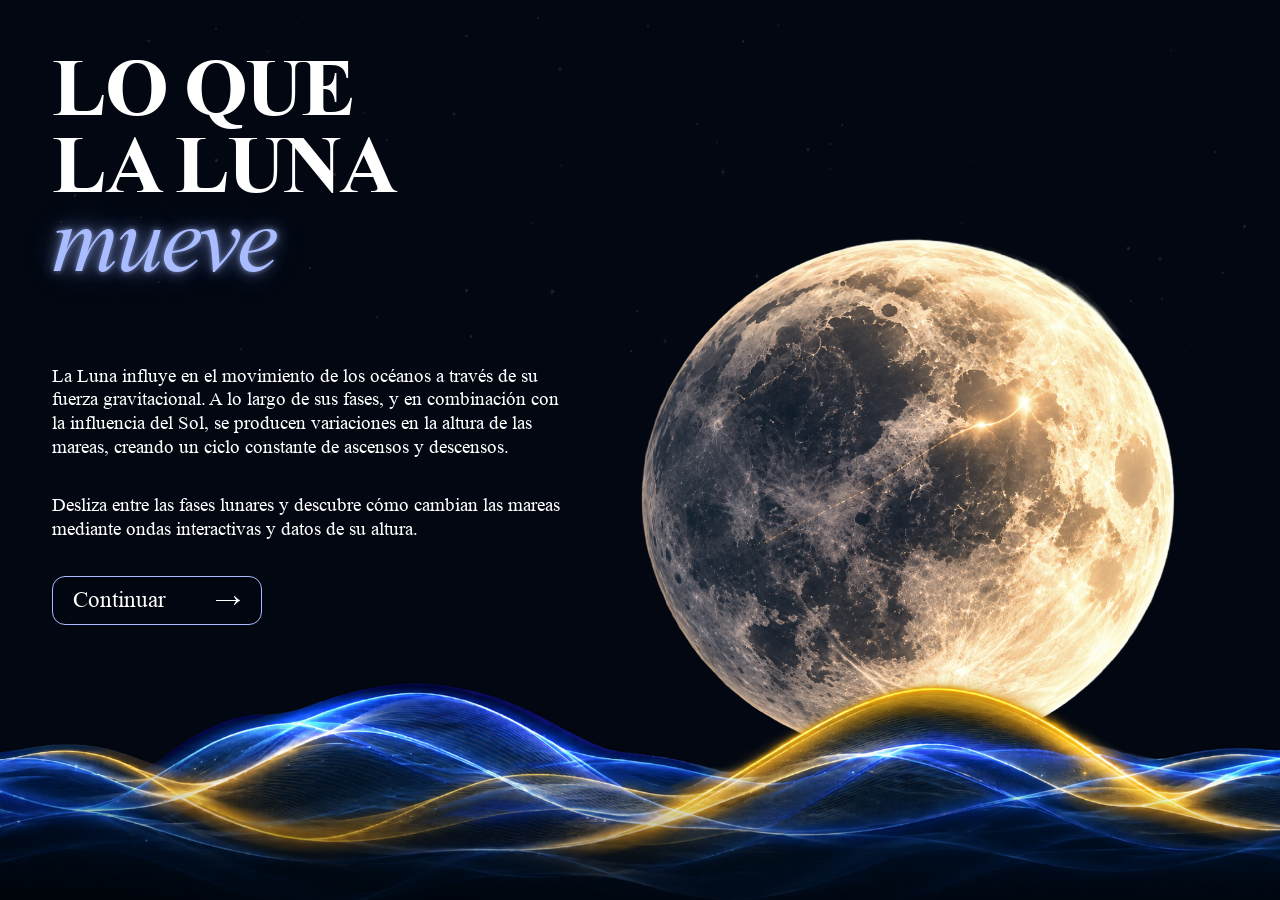
<file: index.html>
<!doctype html>
<html lang="es"><head><meta charset="UTF-8"><meta name="viewport" content="width=device-width,initial-scale=1"><title>Lo que la luna mueve</title><link rel="stylesheet" href="estilo.css"><script src="main.js" defer></script></head><body><main id="intro" class="screen intro cover-final"><h1>LO QUE<br>LA LUNA<br><em>mueve</em></h1><section class="intro-copy"><p>La Luna influye en el movimiento de los océanos a través de su fuerza gravitacional. A lo largo de sus fases, y en combinación con la influencia del Sol, se producen variaciones en la altura de las mareas, creando un ciclo constante de ascensos y descensos.</p><p>Desliza entre las fases lunares y descubre cómo cambian las mareas mediante ondas interactivas y datos de su altura.</p><a id="continue" class="continue-link" href="experiencia.html">Continuar <span aria-hidden="true">→</span></a></section><div class="cover-moon"><img src="assets/luna-individual-portada.png" alt="Luna luminosa con halo parpadeante"></div><img class="hero-ocean" src="assets/ondas-mar-sin-contorno.png" alt="Ondas de luz azules y doradas"></main></body></html>
</file>
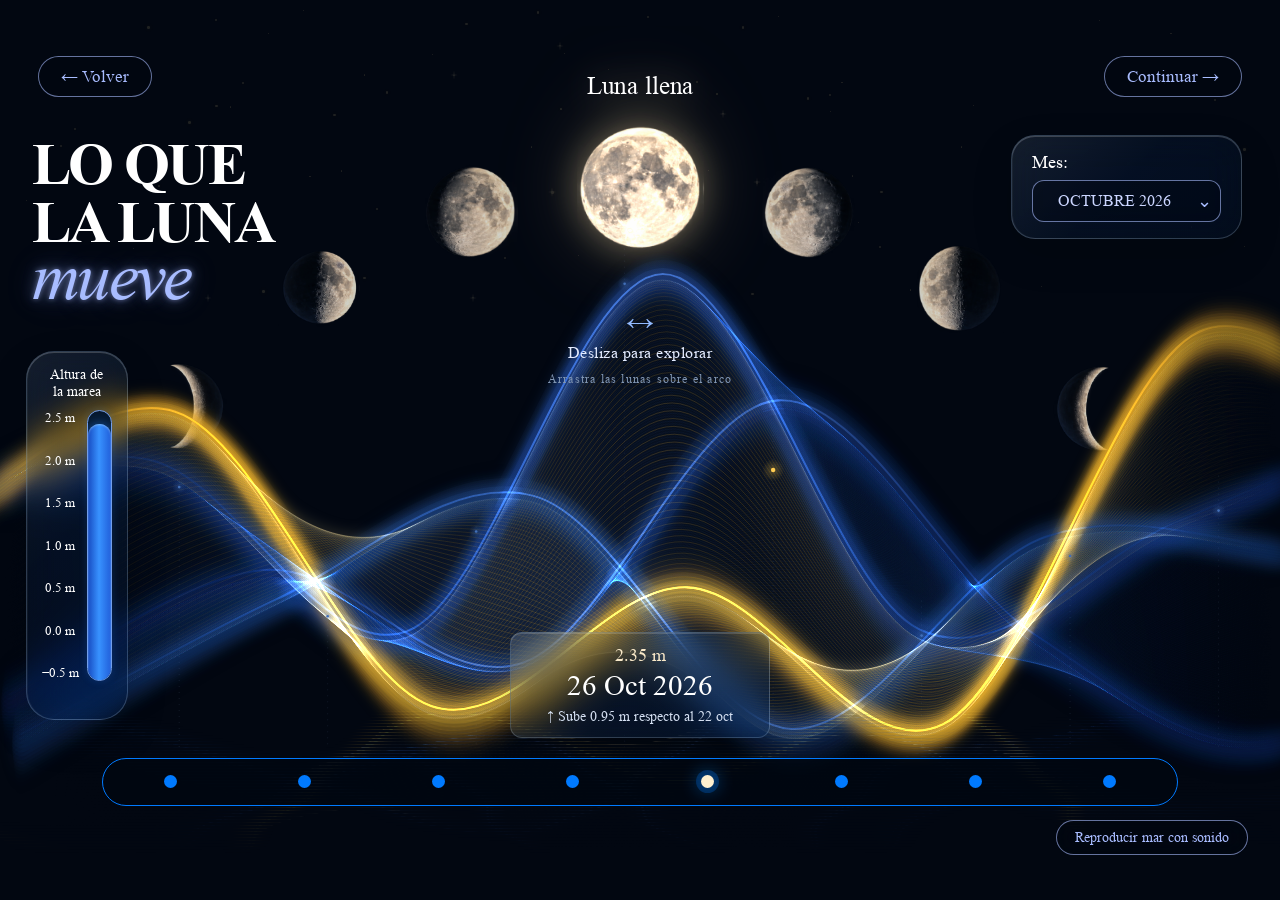
<file: experiencia.html>
<!doctype html>
<html lang="es"><head><meta charset="UTF-8"><meta name="viewport" content="width=device-width,initial-scale=1"><title>Lo que la luna mueve</title><link rel="stylesheet" href="estilo.css"><script src="main.js" defer></script></head><body><main id="explore" class="screen explore"><a class="back" id="back" href="index.html" aria-label="Volver a la portada">← Volver</a><h1>LO QUE<br>LA LUNA<br><em>mueve</em></h1><a class="reflection-next" href="reflexion.html">Continuar →</a><aside class="month"><span class="month-label" id="month-label">Mes:</span><button id="month" aria-haspopup="listbox" aria-expanded="false" aria-controls="month-options"><span>OCTUBRE 2026</span><span class="chevron">⌄</span></button><div id="month-options" role="listbox" aria-labelledby="month-label" hidden></div></aside><div id="phases" class="phases"></div><video id="sea-video" class="sea-video" src="assets/video-mar.mp4" loop playsinline preload="auto" aria-hidden="true"></video><button id="sea-audio" class="sea-audio" aria-label="Silenciar sonido del mar" aria-pressed="true">Sonido: activado</button><canvas id="waves" aria-label="Curva de altura de marea por fase lunar"></canvas><aside class="gauge"><span>Altura de<br>la marea</span><div class="scale"><div class="ticks"><span>2.5 m</span><span>2.0 m</span><span>1.5 m</span><span>1.0 m</span><span>0.5 m</span><span>0.0 m</span><span>−0.5 m</span></div><div class="tube"><div id="level"></div></div></div></aside><div class="reading" aria-live="polite"><span id="phase-name"></span><strong id="height"></strong><span id="date"></span><small id="trend"></small></div><nav id="timeline" aria-label="Seleccionar fase lunar"></nav><div class="bottom-note">DATOS PROPORCIONADOS · OCTUBRE 2026 <button id="motion">Pausar movimiento Ⅱ</button></div></main></body></html>
</file>
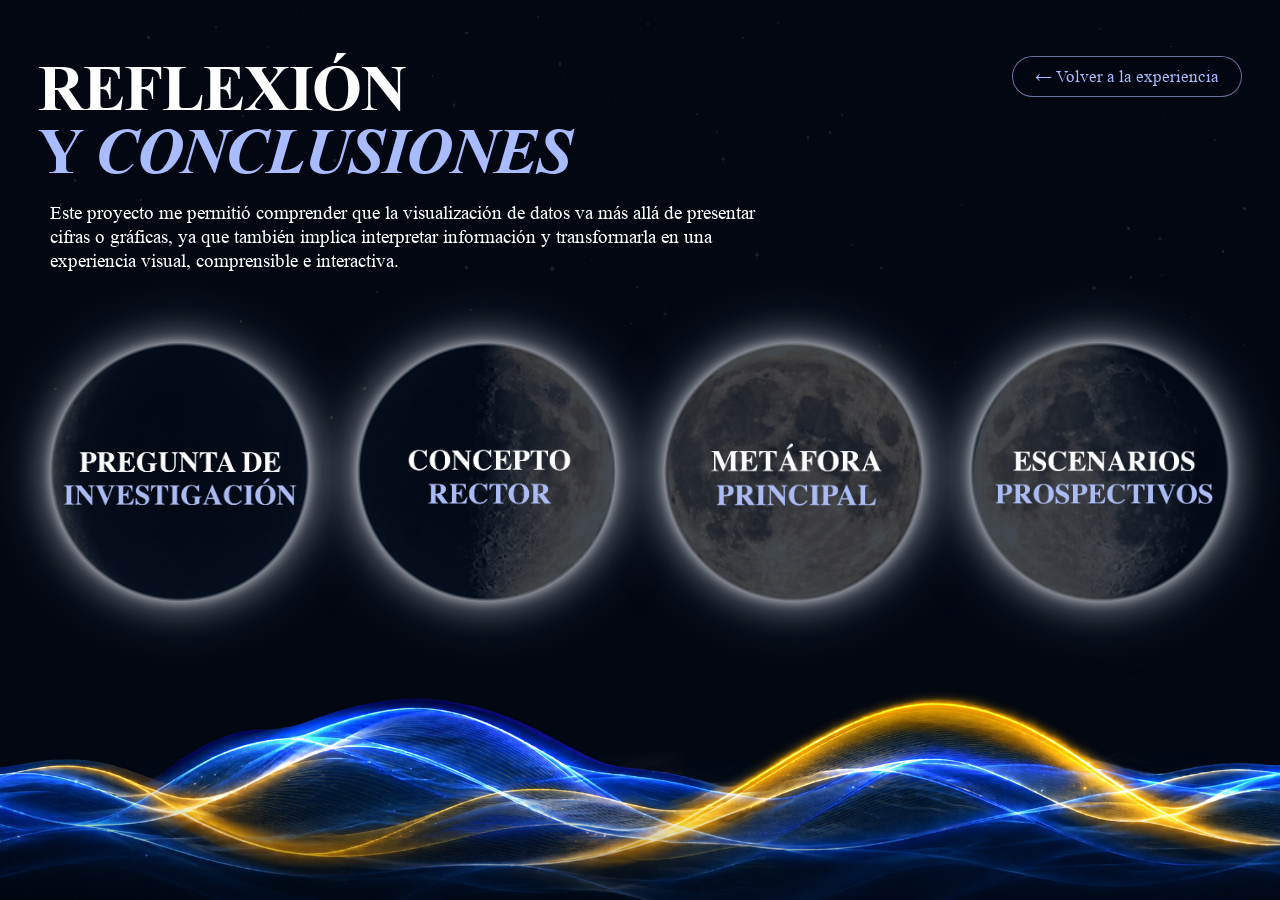
<file: reflexion.html>
<!doctype html><html lang="es"><head><meta charset="utf-8"><meta name="viewport" content="width=device-width,initial-scale=1"><title>Reflexión y conclusiones · Lo que la luna mueve</title><link rel="stylesheet" href="estilo.css"><script src="main.js" defer></script></head><body><main class="reflection"><a class="reflection-back" href="experiencia.html">← Volver a la experiencia</a><header class="reflection-header"><h1>REFLEXIÓN<span>Y <em>CONCLUSIONES</em></span></h1><p>Este proyecto me permitió comprender que la visualización de datos va más allá de presentar cifras o gráficas, ya que también implica interpretar información y transformarla en una experiencia visual, comprensible e interactiva.</p></header><section class="reflection-grid" aria-label="Reflexiones del proyecto"><article class="moon-card"><button class="flip-button" aria-label="Voltear: Pregunta de investigación" aria-pressed="false"><span class="flip-face flip-front"><img src="assets/reflexion-1.png" alt="Pregunta de investigación"></span><span class="flip-face flip-back">¿Cómo puede el diseño traducir los cambios de las fases lunares y las mareas para evidenciar la conexión entre distintas fuerzas naturales y sus efectos?</span></button></article><article class="moon-card"><button class="flip-button" aria-label="Voltear: Concepto rector" aria-pressed="false"><span class="flip-face flip-front"><img src="assets/reflexion-2.png" alt="Concepto rector"></span><span class="flip-face flip-back">“La naturaleza está conectada más allá de lo visible”</span></button></article><article class="moon-card"><button class="flip-button" aria-label="Voltear: Metáfora principal" aria-pressed="false"><span class="flip-face flip-front"><img src="assets/reflexion-3.png" alt="Metáfora principal"></span><span class="flip-face flip-back">“La luna mueve al mar con hilos invisibles”</span></button></article><article class="moon-card" id="scenario-card"><button class="flip-button" aria-label="Voltear: Escenarios prospectivos" aria-pressed="false"><span class="flip-face flip-front"><img src="assets/reflexion-4.png" alt="Escenarios prospectivos"></span><span class="flip-face flip-back"><span id="scenario-text" class="scenario-text" aria-live="polite"><strong>Escenario utópico:</strong><br>Generar mayor conciencia y apreciación de la conexión entre los fenómenos naturales.</span></span></button><div class="scenario-nav"><button id="scenario-prev" aria-label="Escenario anterior">←</button><span id="scenario-count">1 / 3</span><button id="scenario-next" aria-label="Escenario siguiente">→</button></div></article></section><img class="reflection-waves" src="assets/ondas-mar-sin-contorno.png" alt=""><img class="reflection-sea" src="assets/oceano@300x.png" alt=""></main></body></html>
</file>
<file: estilo.css>
/* style.css */
:root{color-scheme:dark;--night:#020c17;--blue:#007aff;--cream:#fff0cf;--lavender:#a8bcff}*{box-sizing:border-box}body{margin:0;background:var(--night);color:#fff;font-family:Georgia,'Times New Roman',serif}button,select{font:inherit;color:inherit}button{cursor:pointer}button:focus-visible,select:focus-visible{outline:2px solid var(--cream);outline-offset:5px}.screen{position:relative;min-height:760px;height:100svh;overflow:hidden}.screen[hidden]{display:none}h1{position:absolute;left:4.2%;top:7%;margin:0;font-size:clamp(65px,6.8vw,138px);line-height:.98;letter-spacing:-.045em;font-weight:600;z-index:2}h1 em{font-weight:400;color:var(--lavender);font-size:1.13em;line-height:.8}.intro{background:#020711}.intro-copy{position:absolute;right:7%;top:8%;width:26%;z-index:3}.intro h2{font-size:clamp(24px,2vw,38px);font-weight:400;margin:0 0 20px}.intro p{font-size:clamp(18px,1.5vw,28px);line-height:1.28;margin:0 0 22px}.intro-copy button{background:transparent;border:1.5px solid var(--blue);border-radius:12px;width:85%;padding:11px 22px;font-size:26px;display:flex;justify-content:space-between;transition:background .2s}.intro-copy button:hover{background:#007aff25}.hero-ocean{position:absolute;width:100%;bottom:1%;height:auto;max-height:65%;object-fit:cover;object-position:center top}.intro-note{position:absolute;bottom:2%;left:4%;font:10px Arial;letter-spacing:.23em;color:#aebdd0}.explore h1{font-size:clamp(54px,5.1vw,104px);top:6%;left:2.5%}.back{position:absolute;top:18px;left:2.5%;background:none;border:0;color:#9eafc5;font:12px Arial;z-index:5}.month{position:absolute;right:2.4%;top:4.8%;background:#031a35;border-radius:28px;padding:22px 30px;width:20%;z-index:5}.month label{display:block;font-size:25px;margin-bottom:5px}.month select{background:transparent;border:1px solid var(--blue);border-radius:12px;width:100%;padding:10px 6px;text-align:center;font-size:clamp(15px,1.5vw,29px);appearance:none}.phases{position:absolute;inset:0;z-index:3;pointer-events:none}.phase{position:absolute;transform:translate(-50%,-50%);background:none;border:0;padding:0;pointer-events:auto;transition:filter .3s,scale .3s;width:8.8%;height:19%}.phase img{width:100%;height:100%;object-fit:contain}.phase:hover,.phase.active{filter:drop-shadow(0 0 13px #80aaff80);scale:1.055}.phase.active:after{content:'';position:absolute;bottom:-8px;left:48%;width:5px;height:5px;background:var(--cream);border-radius:50%}.sea-floor{position:absolute;bottom:8%;width:100%;height:25%;object-fit:cover;opacity:.65;mask-image:linear-gradient(transparent,#000 40%,#000 80%,transparent)}canvas{position:absolute;inset:0;width:100%;height:100%;pointer-events:none}.gauge{position:absolute;top:33%;left:1.7%;width:8.3%;height:47%;background:#031a35db;border-radius:28px;padding:18px 10px;z-index:4;text-align:center;font-size:clamp(15px,1.2vw,24px)}.scale{display:flex;justify-content:center;gap:8px;height:84%;margin-top:12px}.ticks{display:flex;flex-direction:column;justify-content:space-between;white-space:nowrap;font-size:.9em}.tube{height:100%;width:28px;border:1.5px solid var(--cream);border-radius:25px;overflow:hidden;position:relative}.tube #level{position:absolute;bottom:0;width:100%;background:var(--cream);border-radius:20px 20px 0 0;transition:height .7s}.reading{position:absolute;left:50%;bottom:14%;transform:translateX(-50%);z-index:5;background:#03172be6;border:1px solid #92bcff33;border-radius:12px;padding:12px 24px;text-align:center;min-width:220px;backdrop-filter:blur(8px)}.reading>span{display:block;font-size:15px}.reading strong{font-weight:400;font-size:33px;display:block;color:var(--cream);margin:3px}.reading small{display:block;font:11px Arial;color:#aac4e2;margin-top:7px}nav{position:absolute;bottom:5.8%;left:10%;right:5%;height:48px;border:1px solid var(--blue);border-radius:25px;background:#010811bd;display:flex;align-items:center;justify-content:space-around;z-index:5}nav button{border:0;background:none;flex:1;height:100%;display:grid;place-items:center}nav i{width:13px;height:13px;background:var(--blue);border-radius:50%;transition:.2s}nav button.active i{background:var(--cream);box-shadow:0 0 0 5px #007aff40,0 0 20px #008cff}nav button:hover i{transform:scale(1.3)}.bottom-note{position:absolute;bottom:2%;left:10%;right:5%;display:flex;justify-content:space-between;color:#71859d;font:9px Arial;letter-spacing:.13em}.bottom-note button{font:10px Arial;color:#b6c9df;background:none;border:0;letter-spacing:.05em}@media(max-width:700px){.screen{min-height:820px}.intro h1{font-size:68px;top:5%}.intro-copy{top:36%;left:7%;width:85%}.intro h2{font-size:23px}.intro p{font-size:18px;max-width:400px}.intro-copy button{font-size:20px;width:200px}.hero-ocean{width:165%;max-width:none;left:-32%;bottom:4%;max-height:36%}.intro-note{font-size:8px}.explore h1{font-size:48px;top:7%}.month{top:6%;right:4%;width:40%;padding:15px;border-radius:18px}.month label{font-size:17px}.phase{width:15%;height:14%}.gauge{top:47%;height:34%;width:17%;left:2%;font-size:14px;padding:12px 4px}.tube{width:17px}.scale{gap:4px}.reading{bottom:15%;left:60%;padding:10px 15px;min-width:180px}.reading strong{font-size:26px}.bottom-note{font-size:7px;left:5%}nav{left:5%;right:5%}.sea-floor{height:24%}}

/* El arco completo es la superficie de deslizamiento. */
.phases{inset:14% 0 34%;pointer-events:auto;touch-action:none;cursor:grab;z-index:3;outline-offset:-5px;user-select:none;-webkit-user-select:none}
.phases.dragging{cursor:grabbing}.phase{width:clamp(72px,9vw,165px);height:clamp(110px,14vw,210px);pointer-events:none;transition:left .35s,top .35s,opacity .25s,filter .3s;scale:1!important}.phase img{height:100%;width:100%;object-fit:contain;pointer-events:none;-webkit-user-drag:none}.dragging .phase{transition:opacity .2s,filter .3s}.phase.active{filter:drop-shadow(0 0 16px #92baff65)}.phase.active:after{bottom:-3px}.swipe-hint{position:absolute;top:41%;left:50%;transform:translateX(-50%);z-index:4;text-align:center;color:#e3ebff;font-size:18px;pointer-events:none;letter-spacing:.03em}.swipe-hint span{display:block;color:#92baff;font:28px Georgia;margin-bottom:3px}.swipe-hint small{display:block;font:10px Arial;color:#8196b3;margin-top:8px;letter-spacing:.1em}nav{pointer-events:none}nav button{pointer-events:none}.reading{bottom:14%}@media(max-width:700px){.phases{inset:23% 0 34%}.phase{width:19vw;height:110px}.swipe-hint{top:43%;font-size:15px}.swipe-hint small{font-size:8px}}
.phase img{width:auto;height:100%;max-width:none;position:absolute;left:50%;top:50%;transform:translate(-50%,-50%)}
.phase{height:clamp(90px,10vw,150px)}
@media(max-width:700px){.phase{height:86px}}

/* Cristal translúcido: las ondas y la luz se perciben detrás del panel. */
.month,.gauge{background:linear-gradient(135deg,#b4d5ff1c,#173b622b 48%,#081a3447);border:1px solid #c4e3ff38;box-shadow:inset 0 1px 0 #ffffff30,inset 1px 0 0 #ffffff0d,0 16px 40px #00000026;backdrop-filter:blur(18px) saturate(145%);-webkit-backdrop-filter:blur(18px) saturate(145%)}
.month{z-index:8;overflow:visible}.month-label{display:block;font-size:25px;margin-bottom:7px}#month{display:flex;align-items:center;justify-content:space-between;gap:8px;background:#03152942;border:1px solid #178aff;border-radius:12px;width:100%;padding:10px 12px;text-align:center;font-size:clamp(15px,1.5vw,29px);transition:border-color .2s,box-shadow .2s,background .2s}#month>span:first-child{flex:1}.chevron{font-size:18px;color:#8ebfff;transition:transform .2s}#month:hover,#month:focus-visible,#month[aria-expanded=true]{border-color:#5ac5ff;box-shadow:0 0 7px #008cff,0 0 23px #007aff88,inset 0 0 12px #008cff2b;outline:none;background:#06437830}#month[aria-expanded=true] .chevron{transform:rotate(180deg)}#month-options{position:absolute;top:calc(100% + 10px);left:0;right:0;padding:8px;max-height:min(390px,55svh);overflow-y:auto;overscroll-behavior:contain;border:1px solid #61b9ff88;border-radius:18px;background:linear-gradient(135deg,#123351e8,#061323ef);backdrop-filter:blur(24px);box-shadow:0 0 22px #007aff30,0 18px 45px #0009;scrollbar-width:thin;scrollbar-color:#3a83ba transparent}#month-options[hidden]{display:none}#month-options button{display:block;width:100%;text-align:left;border:0;background:none;border-radius:10px;padding:12px 14px;font-size:16px;transition:background .15s}#month-options button:hover,#month-options button:focus-visible{background:#008cff30;outline:none}#month-options button[aria-selected=true]{color:#a9dfff;background:#007aff26;box-shadow:inset 2px 0 #43bbff}#empty-month{position:absolute;top:48%;left:50%;transform:translate(-50%,-50%);text-align:center;z-index:4;width:80%;color:#e3edff}#empty-month[hidden]{display:none}#empty-month>span{font-size:24px;color:#a6c8ff}#empty-month p{font-size:18px}@media(max-width:700px){.month-label{font-size:17px}#month{font-size:13px;padding:10px 6px}#month-options button{font-size:13px}}

/* La fase central destaca y recupera su tamaño al salir de la selección. */
.phase{scale:1!important;transition:left .45s ease,top .45s ease,opacity .3s,filter .45s,scale .45s ease}
.phase.active{scale:1.22!important;filter:drop-shadow(0 0 12px #c2d4ff30)}
.dragging .phase{transition:opacity .2s,filter .4s,scale .4s ease}
.swipe-hint{top:45%}.sea-floor{opacity:.8}
@media(max-width:700px){.swipe-hint{top:44%}.phase.active{scale:1.18!important}}

/* Zona lunar independiente del bloque del título. */
.phases{left:30%;right:5%;overflow:hidden;inset-block:12% 35%;clip-path:inset(-15px 0 0 0)}
.phase{height:clamp(86px,8.4vw,140px)}
nav{bottom:10.5%}.reading{bottom:19%}.bottom-note{bottom:6.5%}
@media(max-width:700px){.explore h1{font-size:40px}.phases{left:3%;right:3%;inset-block:29% 31%}.phase{height:78px}.swipe-hint{top:49%}nav{bottom:10%}.reading{bottom:18%}.bottom-note{bottom:6%}}
.phases{overflow:visible;clip-path:inset(-90px 0 -45px 0)}

/* Arco centrado con intervalos angulares iguales sobre un mismo radio. */
.phases{left:5%;right:5%;inset-block:29% 28%;clip-path:inset(-85px 0 -100px 0)}
.phase{height:clamp(80px,7.6vw,125px)}
.swipe-hint{left:50%;top:46%}
nav{left:8%;right:8%}.bottom-note{left:8%;right:8%}
@media(max-width:700px){.phases{left:4%;right:4%;inset-block:36% 29%}.phase{height:70px}.swipe-hint{top:53%}nav{left:5%;right:5%}}

@font-face{font-family:'Lunar Times';src:url('assets/fonts/Times New Roman.ttf') format('truetype');font-style:normal;font-weight:400 500;font-display:swap}
@font-face{font-family:'Lunar Times';src:url('assets/fonts/Times New Roman Bold.ttf') format('truetype');font-style:normal;font-weight:600 900;font-display:swap}
@font-face{font-family:'Lunar Times';src:url('assets/fonts/Times New Roman Italic.ttf') format('truetype');font-style:italic;font-weight:400 500;font-display:swap}
@font-face{font-family:'Lunar Times';src:url('assets/fonts/Times New Roman Bold Italic.ttf') format('truetype');font-style:italic;font-weight:600 900;font-display:swap}
body,button,select,.intro-note,.back,.reading small,.bottom-note,.bottom-note button,.swipe-hint small,.swipe-hint span{font-family:'Lunar Times','Times New Roman',serif}
h1{font-weight:700}h1 em{font-weight:500;font-style:italic}.month-label,.gauge,.reading{font-weight:500}
.phases{inset-block:14% 30%;clip-path:inset(-100px 0 -120px 0)}
.lunar-name{position:absolute;left:50%;bottom:calc(100% + 13px);transform:translateX(-50%);font-size:18px;font-weight:500;white-space:nowrap;color:#fff;opacity:0;transition:opacity .3s;pointer-events:none}.phase.active .lunar-name{opacity:1}.phase.active:after{display:none}
.reading{bottom:18%;min-width:260px;padding:12px 24px;background:linear-gradient(125deg,#bedbff1c,#2c548027 45%,#07234955);border:1px solid #c6e4ff32;box-shadow:inset 0 1px 0 #ffffff26,0 10px 28px #0003;backdrop-filter:blur(20px) saturate(150%);-webkit-backdrop-filter:blur(20px) saturate(150%)}
.reading #phase-name{display:none}.reading #date{font-size:29px}.reading #height{font-size:18px;font-weight:500;margin:0 0 3px;color:#f9e9c9}.reading #trend{font-size:14px;letter-spacing:0;margin-top:5px;color:#d5e0f2}
.swipe-hint{top:41%;font-size:16px}.swipe-hint small{font-size:12px}.bottom-note{font-size:10px}.bottom-note button{font-size:12px}.back{font-size:14px}
@media(max-width:700px){.phases{inset-block:33% 28%}.lunar-name{font-size:13px;bottom:calc(100% + 9px)}.reading{min-width:220px;left:50%;padding:10px 16px}.reading #date{font-size:24px}.reading #trend{font-size:12px}.swipe-hint{top:51%}}
.star-sky{position:absolute;inset:0;pointer-events:none;z-index:0;overflow:hidden}.sky-star{position:absolute;display:block;border-radius:50%;background:#dceaff;box-shadow:0 0 4px #c7dcff66;opacity:.12;animation:sky-twinkle var(--duration) ease-in-out var(--delay) infinite;will-change:opacity}
@keyframes sky-twinkle{0%,100%{opacity:.08}38%{opacity:.16}64%{opacity:var(--peak)}82%{opacity:.19}}
@media(prefers-reduced-motion:reduce){.sky-star{animation:none;opacity:.25}}
.sky-star{background:#ffe29a;box-shadow:0 0 5px #ffd16ab3,0 0 10px #ffc66a45}
.sky-star.star-spark:before,.sky-star.star-spark:after{content:'';position:absolute;left:50%;top:50%;transform:translate(-50%,-50%);background:linear-gradient(transparent,#ffe9b3,transparent);pointer-events:none}
.sky-star.star-spark:before{width:1px;height:10px}.sky-star.star-spark:after{width:8px;height:1px;background:linear-gradient(90deg,transparent,#ffe9b3,transparent)}
@keyframes sky-twinkle{0%,100%{opacity:.18}38%{opacity:.34}64%{opacity:var(--peak)}82%{opacity:.3}}
.phase{filter:brightness(.83);transition:left .45s ease,top .45s ease,opacity .3s,filter .55s ease,scale .45s ease}
.phase.active{filter:brightness(1.2) drop-shadow(0 0 13px #ffe4a861) drop-shadow(0 0 30px #ffd58936)}
.dragging .phase{transition:opacity .2s,filter .55s ease,scale .4s ease}

/* Las lunas permanecen detrás de la luz; controles y textos quedan al frente. */
.explore .phases{z-index:2}.explore #waves{z-index:3}.explore .sea-floor{z-index:1}.explore .gauge{z-index:4}.explore h1{z-index:4}.explore .swipe-hint{z-index:4}
#motion{display:none}
.swipe-hint{top:34%}
@media(max-width:700px){.swipe-hint{top:45%}}
.bottom-note{display:none}
.phase{scale:1!important;transform-origin:center;transition:left .45s ease,top .45s ease,opacity .3s,filter .55s ease,scale .5s cubic-bezier(.22,.68,.25,1)}
.phase.active{scale:1.38!important}
.dragging .phase{transition:opacity .2s,filter .5s ease,scale .5s cubic-bezier(.22,.68,.25,1)}
@media(max-width:700px){.phase.active{scale:1.3!important}}
.hand-control{position:absolute;bottom:1.4%;left:50%;transform:translateX(-50%);z-index:9;text-align:center;width:min(420px,90%)}#camera-toggle{border:1px solid #80bfff88;border-radius:20px;background:#0a223c99;padding:7px 18px;font-size:15px;backdrop-filter:blur(15px);box-shadow:inset 0 1px #ffffff18}#camera-toggle[aria-pressed=true]{border-color:#a4d7ff;box-shadow:0 0 12px #007aff66}#camera-toggle:disabled{opacity:.6}#camera-status{display:block;font-size:12px;color:#b7cbe1;margin-top:5px}#hand-video{position:fixed;right:calc(-50vw + 50% + 18px);bottom:5px;width:110px;height:80px;object-fit:cover;transform:scaleX(-1);border:1px solid #aed5ff55;border-radius:12px;opacity:.8}#hand-video[hidden]{display:none}
@media(max-width:700px){.hand-control{bottom:1%}#camera-toggle{font-size:13px}#camera-status{font-size:10px}#hand-video{width:72px;height:54px;bottom:65px}}
h1 em{color:var(--lavender);text-shadow:0 0 5px #a8bcff80,0 0 14px #a8bcff66,0 0 30px #8fa7ff40,0 0 48px #8fa7ff20}
.hero-moon-glow{position:absolute;left:50%;bottom:10%;width:43vw;height:43vw;max-height:65vh;transform:translateX(-50%);border-radius:50%;background:radial-gradient(ellipse,#f5f6ff00 45%,#f4f5ff22 58%,#eaf0ff12 66%,#f5f6ff00 77%);filter:blur(16px);pointer-events:none;animation:moon-halo-breathe 4.8s ease-in-out infinite}
@keyframes moon-halo-breathe{0%,100%{opacity:.3}48%{opacity:.95}65%{opacity:.75}}
@media(max-width:700px){.hero-moon-glow{width:73vw;height:73vw;bottom:8%}}
@media(prefers-reduced-motion:reduce){.hero-moon-glow{animation:none;opacity:.55}}
.hero-moon-glow{bottom:auto;max-height:none;transform:translate(-50%,-50%);background:radial-gradient(circle,transparent 54%,#f1f4ff0a 62%,#f5f7ff55 69%,#eaf0ff26 74%,transparent 82%);filter:blur(12px);animation:moon-halo-breathe 4.8s ease-in-out infinite}
@keyframes moon-halo-breathe{0%,100%{opacity:.25}50%{opacity:.9}}
/* Resplandor por delante de la imagen para que el halo no quede tapado. */
.hero-moon-glow{z-index:1;mix-blend-mode:screen;background:radial-gradient(circle,transparent 52%,#f9faff08 60%,#f8faff88 68%,#e9f0ff55 73%,#dce8ff18 81%,transparent 88%);filter:blur(10px);animation:moon-visible-flash 3.8s ease-in-out infinite}
@keyframes moon-visible-flash{0%,100%{opacity:.25}35%{opacity:.65}49%{opacity:1}58%{opacity:.48}68%{opacity:.92}83%{opacity:.35}}
@media(prefers-reduced-motion:reduce){.hero-moon-glow{animation:none;opacity:.7}}
/* Composición independiente: luna detrás y mar en primer plano. */
.cover-moon{position:absolute;width:54%;aspect-ratio:3040/2027;left:52%;top:30%;transform:translateX(-50%);z-index:1;pointer-events:none}
.cover-moon img{width:100%;height:100%;object-fit:contain;animation:cover-moon-radiance 3.8s ease-in-out infinite}
@keyframes cover-moon-radiance{0%,100%{filter:drop-shadow(0 0 8px #f3f5ff80) drop-shadow(0 0 19px #eef3ff55)}45%{filter:drop-shadow(0 0 15px #ffffffdd) drop-shadow(0 0 38px #eef3ffb3) drop-shadow(0 0 65px #dce6ff55)}65%{filter:drop-shadow(0 0 11px #f4f7ffaa) drop-shadow(0 0 25px #edf2ff77)}78%{filter:drop-shadow(0 0 18px #ffffffe6) drop-shadow(0 0 43px #eaf0ff99)}}
.intro .hero-ocean{z-index:2;bottom:0;width:100%;height:auto;max-height:none;object-fit:contain}
.intro h1,.intro .intro-copy{z-index:3}
@media(max-width:700px){.cover-moon{width:110%;left:50%;top:auto;bottom:7%}.intro .hero-ocean{width:165%;left:-32%;bottom:0}}
@media(prefers-reduced-motion:reduce){.cover-moon img{animation:none;filter:drop-shadow(0 0 20px #f2f6ffb3)}}
.sea-video{position:absolute;inset:0;width:100%;height:100%;object-fit:cover;z-index:0;pointer-events:none}.explore .star-sky{z-index:1}.sea-audio{position:absolute;right:2.5%;bottom:2%;z-index:9;border:1px solid #b3d1ee55;border-radius:18px;background:#05182e99;backdrop-filter:blur(12px);padding:7px 13px;color:#d3e1ef;font-size:13px}.sea-audio:hover{border-color:#a4cfff}.sea-audio:focus-visible{outline:2px solid #a4cfff}@media(max-width:700px){.sea-audio{bottom:11%;right:3%;font-size:11px}}
/* El cielo ocupa la zona lunar; el mar queda bajo la visualización. */
.sea-video{top:34%;bottom:0;height:66%;object-position:center bottom;mask-image:linear-gradient(to bottom,transparent 0%,#000 29%,#000 100%);-webkit-mask-image:linear-gradient(to bottom,transparent 0%,#000 29%,#000 100%)}
@media(max-width:700px){.sea-video{top:43%;height:57%}}
/* Las estrellas se desvanecen antes del horizonte del video. */
.explore .star-sky{height:50%;mask-image:linear-gradient(to bottom,#000 0%,#000 78%,transparent 100%);-webkit-mask-image:linear-gradient(to bottom,#000 0%,#000 78%,transparent 100%)}
@media(max-width:700px){.explore .star-sky{height:57%}}
/* Separar traslación y escala evita que el aumento desplace el centro lunar. */
.phase{transform:none;translate:-50% -50%;transform-origin:center}
.swipe-hint{left:50%;transform:translateX(-50%)}
.continue-link{background:transparent;border:1.5px solid var(--blue);border-radius:12px;width:85%;padding:11px 22px;font-size:26px;display:flex;justify-content:space-between;color:inherit;text-decoration:none}.continue-link:hover{background:#007aff25}.back{text-decoration:none}@media(max-width:700px){.continue-link{font-size:20px;width:200px}}


/* portada.css */
.intro.cover-final{background:#020711;isolation:isolate;min-height:720px}
.cover-final h1{left:4.1%;top:5.3%;font-size:clamp(74px,6.8vw,144px);line-height:1.01;letter-spacing:-.035em;margin:0;z-index:4}
.cover-final h1 em{font-size:1.13em;line-height:.85;text-shadow:none}
.cover-final .intro-copy{left:4.1%;right:auto;top:39.3%;width:40%;z-index:4}
.cover-final .intro-copy p{font-size:clamp(18px,1.5vw,31px);line-height:1.24;margin:0 0 1.8em}
.cover-final .continue-link{width:clamp(210px,15.8vw,330px);justify-content:center;border:1.5px solid #a8bcff;border-radius:13px;padding:10px 20px;font-size:clamp(23px,1.55vw,32px);background:#02071155;transition:box-shadow .18s,border-color .18s,background .18s}
.cover-final .continue-link:hover,.cover-final .continue-link:focus-visible,.cover-final .continue-link:active,.cover-final .continue-link.is-pressed{border-color:#b9caff;box-shadow:0 0 7px #a8bcffcc,0 0 20px #a8bcff88,inset 0 0 13px #a8bcff33;background:#a8bcff12;outline:none}
.cover-final .cover-moon{left:68%;top:17%;width:66%;aspect-ratio:3040/2027;z-index:1}
.cover-final .cover-moon img{animation:cover-final-pulse 4.2s ease-in-out infinite}
@keyframes cover-final-pulse{0%,100%{filter:drop-shadow(0 0 5px #fff6) drop-shadow(0 0 14px #e5eaff55)}42%{filter:drop-shadow(0 0 14px #fffC) drop-shadow(0 0 36px #eaf0ff99)}60%{filter:drop-shadow(0 0 8px #fff8) drop-shadow(0 0 23px #eaf0ff66)}76%{filter:drop-shadow(0 0 16px #fffC) drop-shadow(0 0 40px #eaf0ff99)}}
.cover-final .hero-ocean{width:100%;left:0;bottom:-10%;height:auto;max-height:none;z-index:2;pointer-events:none}
.cover-final .star-sky{display:none}
@media(max-width:700px){.intro.cover-final{min-height:880px}.cover-final h1{font-size:65px;top:4%;left:6%}.cover-final .intro-copy{left:6%;top:31%;width:88%}.cover-final .intro-copy p{font-size:18px;margin-bottom:1.3em}.cover-final .continue-link{font-size:22px;width:200px}.cover-final .cover-moon{width:140%;left:65%;top:58%}.cover-final .hero-ocean{width:175%;left:-30%;bottom:-1%}}
@media(prefers-reduced-motion:reduce){.cover-final .cover-moon img{animation:none;filter:drop-shadow(0 0 18px #edf2ff99)}}
@media(min-width:701px){.cover-final h1{font-size:clamp(74px,6.4vw,144px);line-height:.94}.cover-final .intro-copy{top:40.5%}.cover-final .hero-ocean{bottom:-14%}}
/* Sangrado lateral oculta los bordes de exportación y funde el mar con el fondo. */
.cover-final .hero-ocean{width:104%;left:-2%;bottom:-9%;mask-image:linear-gradient(to bottom,transparent 0%,#000 34%,#000 88%,transparent 100%);-webkit-mask-image:linear-gradient(to bottom,transparent 0%,#000 34%,#000 88%,transparent 100%)}
.cover-final .cover-moon{top:23%}
@media(max-width:700px){.cover-final .cover-moon{top:61%}.cover-final .hero-ocean{width:185%;left:-35%;bottom:-1%}}
.cover-final .cover-moon{left:71%}
.cover-final .continue-link{justify-content:space-between;gap:22px}
.cover-final .continue-link span{font-size:1.15em;line-height:1}
@media(max-width:700px){.cover-final .cover-moon{left:69%}}
.cover-final h1 em{text-shadow:0 0 5px #a8bcff99,0 0 14px #a8bcff80,0 0 28px #91aaff55,0 0 46px #91aaff2b}
.cover-final .star-sky{display:block;z-index:0;height:76%;mask-image:linear-gradient(#000 0%,#000 75%,transparent 100%);-webkit-mask-image:linear-gradient(#000 0%,#000 75%,transparent 100%)}


/* reflexion.css */
body{background:#020711}.reflection{position:relative;min-height:100svh;overflow:hidden;padding:6% 3% 11%;isolation:isolate}.reflection-header{position:relative;z-index:2}.reflection h1{position:static;font-size:clamp(45px,5vw,104px);line-height:.98;letter-spacing:-.025em;margin:0 0 20px}.reflection h1 span{display:block;color:#a8bcff}.reflection h1 em{font-size:1em;font-weight:700;text-shadow:none}.reflection-header p{max-width:60%;font-size:clamp(18px,1.5vw,31px);line-height:1.25;margin:0 0 4% 1%}.reflection-back{position:absolute;right:3%;top:3%;z-index:5;color:#c9d7ed;text-decoration:none;font-size:16px}.reflection-waves{position:absolute;bottom:-9vw;left:-2%;width:104%;z-index:-1;pointer-events:none;mask-image:linear-gradient(transparent,#000 32%,#000 90%,transparent)}.reflection-sea{position:absolute;bottom:0;width:100%;left:0;height:17%;object-fit:cover;opacity:.45;z-index:-2;mask-image:linear-gradient(transparent,#000)}.reflection-grid{display:grid;grid-template-columns:repeat(4,minmax(0,1fr));gap:2.4%;position:relative;z-index:2;margin-top:3%}.moon-card{position:relative;aspect-ratio:1;perspective:1200px;filter:drop-shadow(0 0 12px #d2b2ff55) drop-shadow(0 0 25px #c6a2ff25)}.flip-button{position:relative;display:block;width:100%;height:100%;padding:0;border:0;background:transparent;border-radius:50%;text-align:center;color:white;transform-style:preserve-3d;transition:transform .8s cubic-bezier(.2,.65,.25,1);cursor:pointer}.moon-card.is-flipped .flip-button{transform:rotateY(180deg)}.flip-face{position:absolute;inset:0;border-radius:50%;backface-visibility:hidden;-webkit-backface-visibility:hidden;display:flex;align-items:center;justify-content:center}.flip-front img{position:absolute;width:115%;height:115%;object-fit:contain;max-width:none;pointer-events:none}.flip-back{transform:rotateY(180deg);background:linear-gradient(130deg,#e4d4ff32,#6d84aa30 42%,#0c213f99);border:1px solid #d9c7ff88;box-shadow:inset 0 1px 3px #ffffff55,inset 0 -12px 24px #03102766,0 0 25px #c4a3ff22;backdrop-filter:blur(22px) saturate(140%);padding:16%;font-size:clamp(15px,1.35vw,28px);line-height:1.14}.flip-back strong{font-weight:700}.scenario-text{display:block}.scenario-nav{position:absolute;bottom:9%;left:24%;right:24%;display:flex;align-items:center;justify-content:space-between;z-index:4;visibility:hidden;opacity:0;transition:opacity .3s}.is-flipped .scenario-nav{visibility:visible;opacity:1}.scenario-nav button{border:1px solid #d4bfff88;border-radius:50%;background:#17284099;width:30px;height:30px;padding:0;font-size:21px;color:#e6d8ff}.scenario-nav span{font-size:13px;color:#ddd1f7}.reflection-next{position:absolute;right:2.4%;top:1%;z-index:10;text-decoration:none;color:#a8bcff;border:1px solid #a8bcff88;border-radius:15px;padding:6px 16px;font-size:16px}.reflection-next:hover,.reflection-next:focus-visible{box-shadow:0 0 15px #a8bcff88}.explore .month{top:8%}.reflection .flip-button:focus-visible{outline:2px solid #d8c3ff;outline-offset:6px}@media(max-width:900px){.reflection{padding-top:12%;overflow:visible}.reflection h1{font-size:50px}.reflection-header p{max-width:95%;font-size:20px}.reflection-grid{grid-template-columns:repeat(2,1fr);gap:35px 8%;margin:40px 4% 80px}.flip-back{font-size:clamp(16px,2.6vw,24px)}.reflection-waves{bottom:0;width:150%;left:-25%}}@media(max-width:480px){.reflection-grid{grid-template-columns:1fr;margin:35px 13% 60px;gap:35px}.reflection h1{font-size:38px}.reflection-header p{font-size:18px}.flip-back{font-size:20px}.reflection-next{font-size:13px}.explore .month{top:9%}}
@media(prefers-reduced-motion:reduce){.flip-button{transition:none}}
/* Diámetro uniforme y recorte circular limpio, independiente del margen de cada PNG. */
.reflection-grid{gap:4%;margin-left:1%;margin-right:1%;grid-template-columns:repeat(4,minmax(0,1fr))}
.moon-card{width:100%;aspect-ratio:1;filter:drop-shadow(0 0 7px #f0f5ff77) drop-shadow(0 0 19px #e8efff40)}
.flip-front{overflow:hidden;background:#030d18;mask-image:radial-gradient(circle at center,#000 68.7%,transparent 70.5%);-webkit-mask-image:radial-gradient(circle at center,#000 68.7%,transparent 70.5%)}
.flip-front img{position:absolute;object-fit:fill;left:50%;top:50%;max-width:none;transform:translate(-50%,-50%)}
.moon-card:nth-child(1) .flip-front img{width:125.2%;height:111.6%}
.moon-card:nth-child(2) .flip-front img{width:107%;height:132.7%;transform:translate(-51%,-48%)}
.moon-card:nth-child(3) .flip-front img{width:104.5%;height:110.5%;transform:translate(-49.5%,-51.2%)}
.moon-card:nth-child(4) .flip-front img{width:105%;height:111%;transform:translate(-49.8%,-49.3%)}
.flip-back{border-color:#edf4ff88;box-shadow:inset 0 1px 3px #ffffff55,inset 0 -12px 24px #03102766,0 0 20px #e7efff33}
@media(max-width:900px){.reflection-grid{grid-template-columns:repeat(2,minmax(0,1fr));gap:40px 10%;margin-left:5%;margin-right:5%}}
@media(max-width:480px){.reflection-grid{grid-template-columns:1fr;gap:38px;margin-left:16%;margin-right:16%}}
.moon-card{filter:drop-shadow(0 0 6px #ffffffb3) drop-shadow(0 0 17px #eef4ff88) drop-shadow(0 0 32px #e1ebff44);transition:filter .4s ease}
.moon-card:hover,.moon-card:focus-within{filter:drop-shadow(0 0 8px #fffffff2) drop-shadow(0 0 24px #f1f6ffcc) drop-shadow(0 0 48px #dceaff88)}
.flip-back{background:linear-gradient(135deg,#123258e8,#071c36eb 55%,#031127f0);color:#c5cede;text-shadow:none;border-color:#819bb777;box-shadow:inset 0 1px 2px #cadcf333,inset 0 -12px 24px #010b1c66,0 0 16px #adc9ed22}
.reflection-waves{bottom:-6vw;filter:saturate(1.2) brightness(1.08)}
@media(max-width:900px){.reflection-waves{bottom:3vw}}
.reflection-waves{bottom:-7.5vw}
@media(max-width:900px){.reflection-waves{bottom:1.5vw}}
.reflection-header{transform:translateY(-1.6vw)}
.reflection-back{top:4.4vw;right:3%;display:inline-flex;align-items:center;justify-content:center;padding:10px 22px;border:1px solid #a8bcff99;border-radius:30px;background:#02071166;color:#a8bcff;font-size:clamp(16px,1.35vw,27px);line-height:1.1;transition:border-color .2s,box-shadow .2s}
.reflection-back:hover,.reflection-back:focus-visible{border-color:#becdff;box-shadow:0 0 8px #a8bcff66,0 0 20px #a8bcff33;outline:none}
@media(max-width:900px){.reflection-header{transform:translateY(-1vw)}.reflection-back{top:20px;font-size:15px;padding:8px 15px}}
/* Navegación consistente entre experiencia y reflexión. */
.explore .back,.explore .reflection-next{position:absolute;top:4.4vw;display:inline-flex;align-items:center;justify-content:center;padding:10px 22px;border:1px solid #a8bcff99;border-radius:30px;background:#02071166;color:#a8bcff;font-size:clamp(16px,1.35vw,27px);line-height:1.1;text-decoration:none;z-index:10;transition:border-color .2s,box-shadow .2s}
.explore .back{left:3%}.explore .reflection-next{right:3%}
.explore .back:hover,.explore .back:focus-visible,.explore .reflection-next:hover,.explore .reflection-next:focus-visible{border-color:#becdff;box-shadow:0 0 8px #a8bcff66,0 0 20px #a8bcff33;outline:none}
.explore h1{top:15%;font-size:clamp(48px,4.6vw,94px)}
.explore .month{top:15%;right:3%;width:18%;padding:16px 20px;border-radius:24px}
.explore .month-label{font-size:clamp(18px,1.4vw,26px)}
.explore #month{font-size:clamp(14px,1.25vw,24px);padding:9px 8px}
.explore .gauge{top:39%;height:41%;width:8%;left:2%;padding:14px 8px;font-size:clamp(14px,1.1vw,22px)}
.explore .scale{height:80%;margin-top:10px}.explore .tube{width:25px}
@media(max-width:900px){.explore .back,.explore .reflection-next{top:20px;font-size:15px;padding:8px 15px}}
@media(max-width:700px){.explore h1{top:12%;font-size:39px}.explore .month{top:13%;right:3%;width:40%;padding:12px}.explore .month-label{font-size:17px}.explore #month{font-size:13px}.explore .gauge{top:49%;height:30%;width:17%;left:2%;font-size:13px;padding:10px 4px}.explore .tube{width:17px}.explore .scale{gap:4px}}
.explore .sea-audio{border:1px solid #a8bcff99;border-radius:30px;background:#02071166;color:#a8bcff;font-family:'Lunar Times','Times New Roman',serif;font-size:clamp(14px,1.1vw,22px);line-height:1.1;padding:9px 18px;transition:border-color .2s,box-shadow .2s}
.explore .sea-audio:hover,.explore .sea-audio:focus-visible{border-color:#becdff;box-shadow:0 0 8px #a8bcff66,0 0 20px #a8bcff33;outline:none}
@media(max-width:700px){.explore .sea-audio{font-size:12px;padding:8px 13px}}
.explore .sea-audio{bottom:5%}
@media(max-width:700px){.explore .sea-audio{bottom:13%}}
.explore #month{border:1px solid #a8bcff99;color:#cbd6ff;background:#02071166;transition:border-color .2s,box-shadow .2s}
.explore #month:hover,.explore #month:focus-visible,.explore #month[aria-expanded=true]{border-color:#becdff;box-shadow:0 0 8px #a8bcff66,0 0 20px #a8bcff33,inset 0 0 10px #a8bcff12;outline:none}
.explore .chevron{color:#a8bcff}
.explore .tube{border-color:#739ee9;background:#06182e;box-shadow:0 0 9px #287eff33}
.explore .tube #level{background:linear-gradient(to right,#174cc2,#3892ff 48%,#215fda);box-shadow:0 0 12px #2384ff99,inset 0 1px 2px #a8d4ff99}
.reflection .star-sky{z-index:-1;height:70%;mask-image:linear-gradient(#000 0%,#000 75%,transparent 100%);-webkit-mask-image:linear-gradient(#000 0%,#000 75%,transparent 100%)}
</file>
